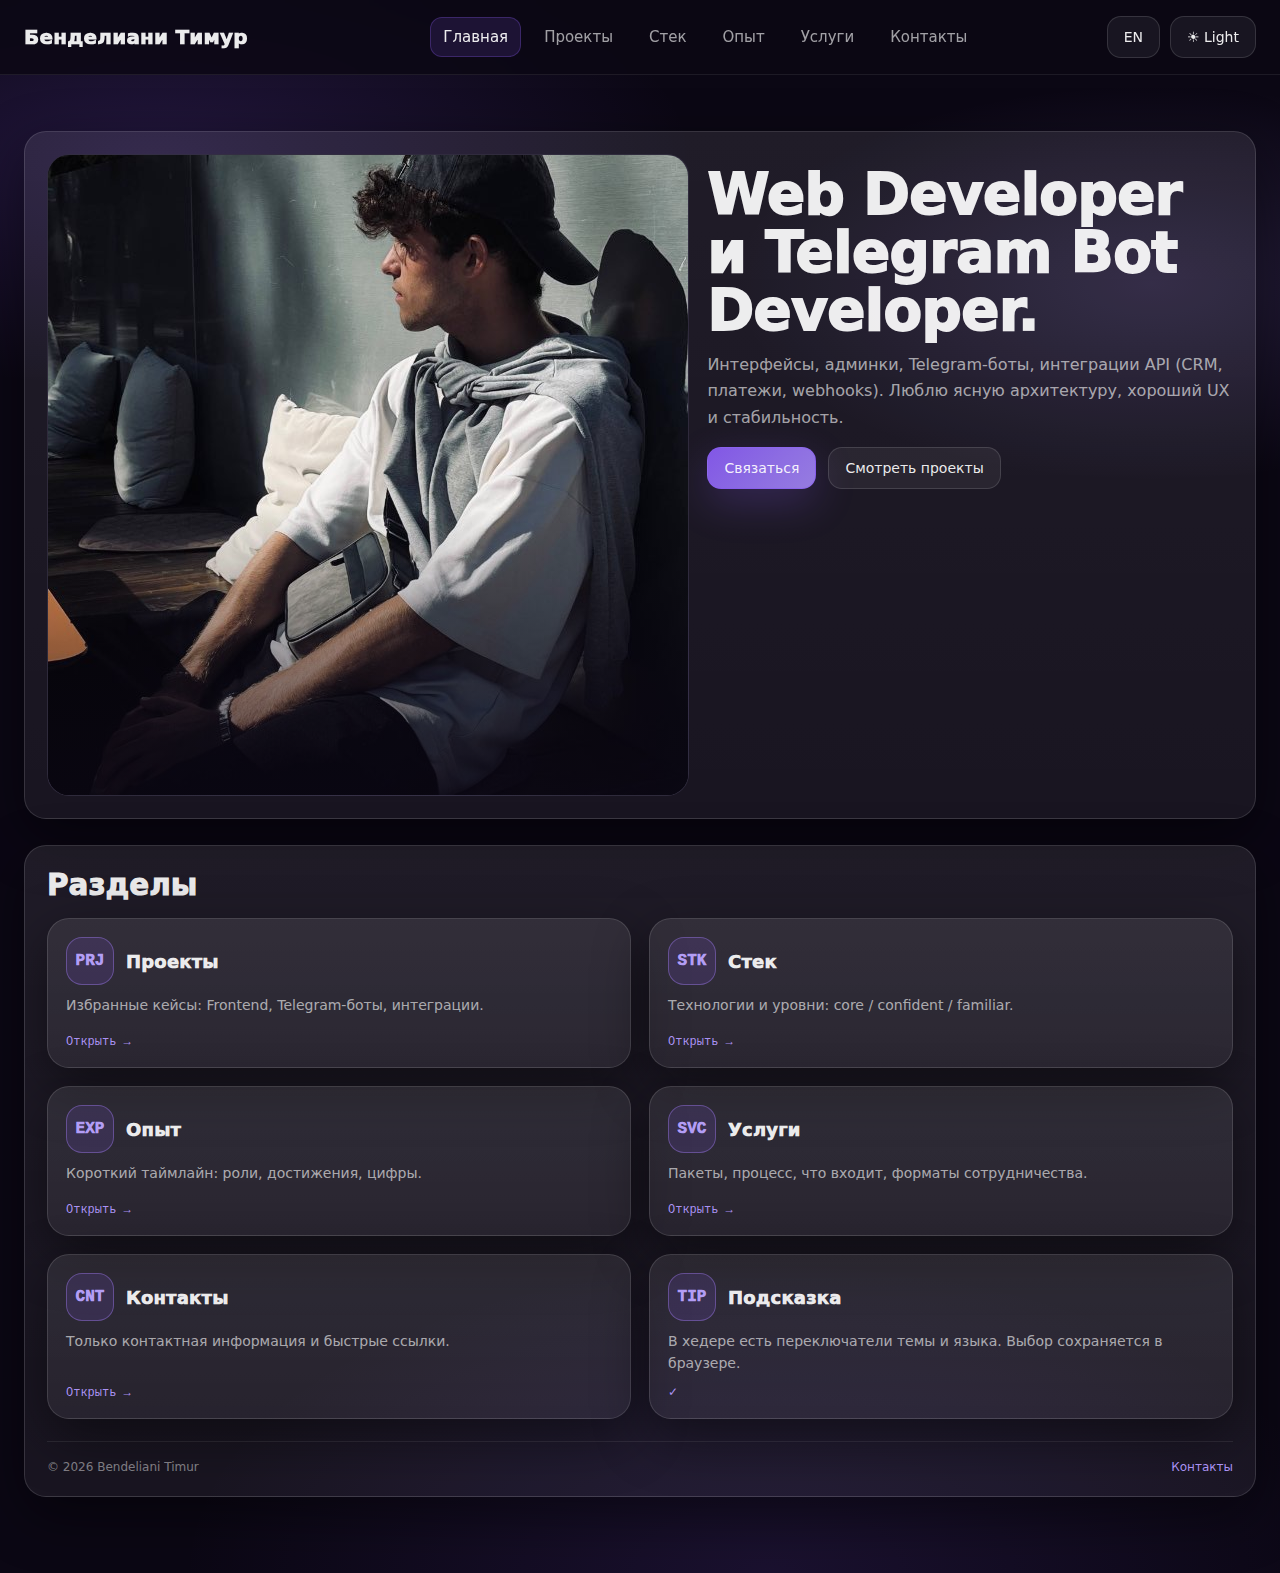
<file: index.html>
<!doctype html>
<html lang="ru" data-lang="ru">
<head>
  <meta charset="utf-8"/>
  <meta name="viewport" content="width=device-width, initial-scale=1"/>
  <title>Тимур Бенделиани · Frontend & Bot Developer</title>
  <meta name="description" content="Визитка разработчика: проекты, стек, опыт, услуги и контакты."/>
  <link rel="stylesheet" href="css/styles.css"/>
</head>
<body>

<header class="header">
  <div class="container">
    <div class="navbar">
      <a class="brand" href="index.html">
        <span class="brand__name">Бенделиани Тимур</span>
      </a>

      <nav class="nav" aria-label="Навигация">
        <a data-nav href="index.html" data-i18n="nav_home">Главная</a>
        <a data-nav href="projects.html" data-i18n="nav_projects">Проекты</a>
        <a data-nav href="stack.html" data-i18n="nav_stack">Стек</a>
        <a data-nav href="experience.html" data-i18n="nav_experience">Опыт</a>
        <a data-nav href="services.html" data-i18n="nav_services">Услуги</a>
        <a data-nav href="contacts.html" data-i18n="nav_contacts">Контакты</a>
      </nav>

      <div class="nav__cta">
        <button class="btn" data-lang-toggle type="button">EN</button>
        <button class="btn" data-theme-toggle type="button">☀ Light</button>
        <button class="icon-btn burger" data-burger aria-label="Menu" aria-expanded="false">☰</button>
      </div>
    </div>

    <div class="mobile" data-mobile>
      <a data-nav href="index.html" data-i18n="nav_home">Главная</a>
      <a data-nav href="projects.html" data-i18n="nav_projects">Проекты</a>
      <a data-nav href="stack.html" data-i18n="nav_stack">Стек</a>
      <a data-nav href="experience.html" data-i18n="nav_experience">Опыт</a>
      <a data-nav href="services.html" data-i18n="nav_services">Услуги</a>
      <a data-nav href="contacts.html" data-i18n="nav_contacts">Контакты</a>
    </div>
  </div>
</header>

<main class="container">

  <section class="section">
    <div class="card pad">
      <div class="vcard">
        <div class="vcard__photo" aria-label="Фото">

          <img src="img/photo_5381806653290183098_c.jpg" alt="Фото" style="width:100%;height:100%;object-fit:cover;">
         

        </div>

        <div>

          <div class="hero-text">
            <div class="h1">Web Developer и Telegram Bot Developer.</div>
            <p class="lead">Интерфейсы, админки, Telegram-боты, интеграции API (CRM, платежи, webhooks). Люблю ясную архитектуру, хороший UX и стабильность.</p>
        </div>


          <div style="display:flex; gap:12px; flex-wrap:wrap; margin-top:16px;">
            <a class="btn btn--accent" href="contacts.html" data-i18n="hero_cta_contact">Связаться</a>
            <a class="btn" href="projects.html" data-i18n="hero_cta_projects">Смотреть проекты</a>
          </div>
        </div>
      </div>
    </div>
  </section>

  <section class="section">
    <div class="card pad">
      <div class="page-head">
        <div>
          <div class="page-title" data-i18n="sections_title">Разделы</div>

        </div>
      </div>

      <div style="height:16px;"></div>

      <div class="big-nav">
        <a class="navcard" href="projects.html">
          <div class="navcard__top">
            <div class="navcard__icon">PRJ</div>
            <div class="navcard__title" data-i18n="card_projects_t">Проекты</div>
          </div>
          <div class="navcard__desc" data-i18n="card_projects_d">Избранные кейсы: Frontend, Telegram-боты, интеграции.</div>
          <div class="navcard__go" data-i18n="open">Открыть →</div>
        </a>

        <a class="navcard" href="stack.html">
          <div class="navcard__top">
            <div class="navcard__icon">STK</div>
            <div class="navcard__title" data-i18n="card_stack_t">Стек</div>
          </div>
          <div class="navcard__desc" data-i18n="card_stack_d">Технологии и уровни: core / confident / familiar.</div>
          <div class="navcard__go" data-i18n="open">Открыть →</div>
        </a>

        <a class="navcard" href="experience.html">
          <div class="navcard__top">
            <div class="navcard__icon">EXP</div>
            <div class="navcard__title" data-i18n="card_exp_t">Опыт</div>
          </div>
          <div class="navcard__desc" data-i18n="card_exp_d">Короткий таймлайн: роли, достижения, цифры.</div>
          <div class="navcard__go" data-i18n="open">Открыть →</div>
        </a>

        <a class="navcard" href="services.html">
          <div class="navcard__top">
            <div class="navcard__icon">SVC</div>
            <div class="navcard__title" data-i18n="card_services_t">Услуги</div>
          </div>
          <div class="navcard__desc" data-i18n="card_services_d">Пакеты, процесс, что входит, форматы сотрудничества.</div>
          <div class="navcard__go" data-i18n="open">Открыть →</div>
        </a>

        <a class="navcard" href="contacts.html">
          <div class="navcard__top">
            <div class="navcard__icon">CNT</div>
            <div class="navcard__title" data-i18n="card_contacts_t">Контакты</div>
          </div>
          <div class="navcard__desc" data-i18n="card_contacts_d">Только контактная информация и быстрые ссылки.</div>
          <div class="navcard__go" data-i18n="open">Открыть →</div>
        </a>

        <div class="navcard" style="cursor:default;">
          <div class="navcard__top">
            <div class="navcard__icon">TIP</div>
            <div class="navcard__title" data-i18n="tip_t">Подсказка</div>
          </div>
          <div class="navcard__desc" data-i18n="tip_d">В хедере есть переключатели темы и языка. Выбор сохраняется в браузере.</div>
          <div class="navcard__go">✓</div>
        </div>
      </div>

      <footer class="footer">
        <div>© <span data-year></span> Bendeliani Timur</div>
        <div><a href="contacts.html" data-i18n="nav_contacts">Контакты</a></div>
      </footer>
    </div>
  </section>

</main>

<script src="js/main.js"></script>
</body>
</html>
</file>
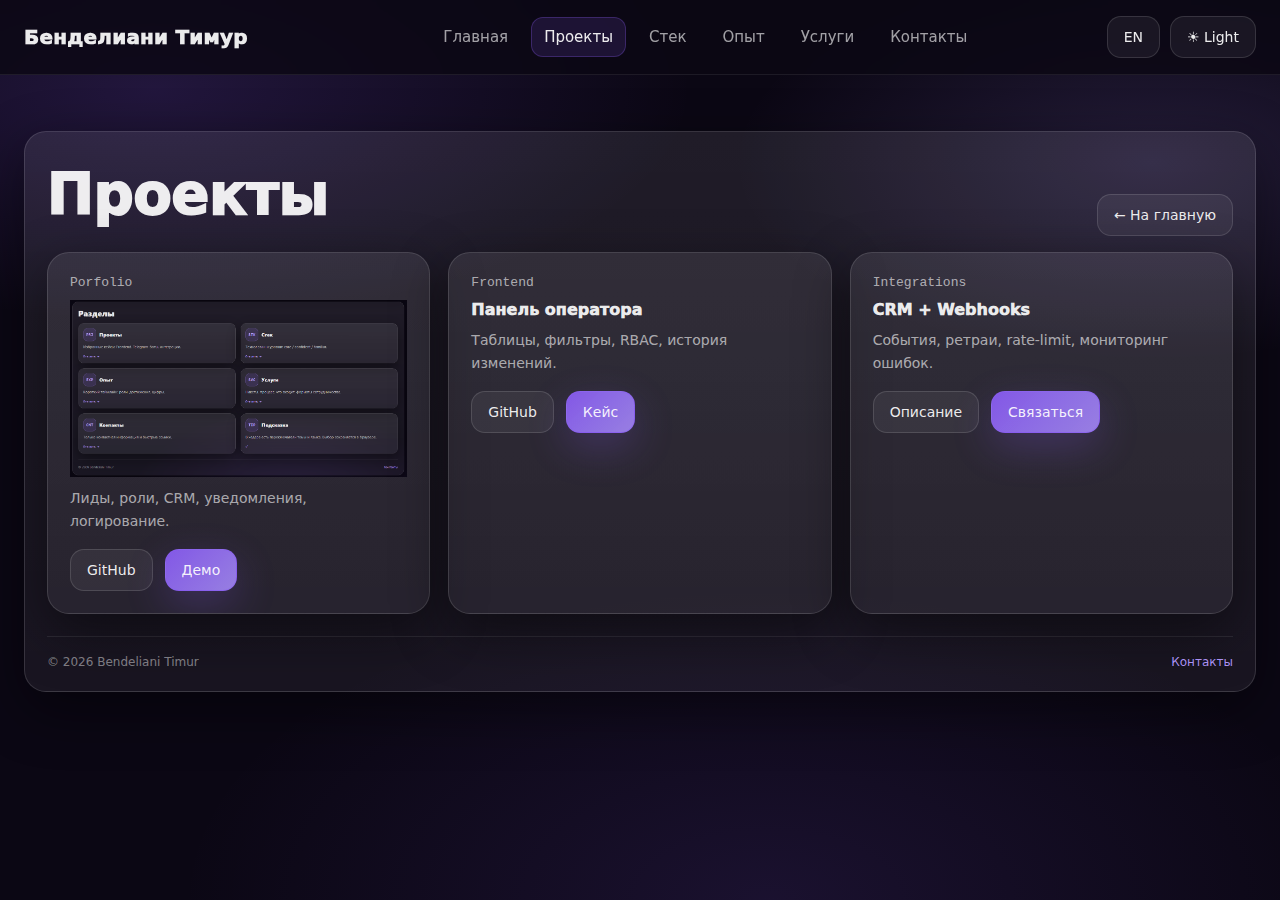
<file: projects.html>
<!doctype html>
<html lang="ru" data-lang="ru">
<head>
  <meta charset="utf-8"/>
  <meta name="viewport" content="width=device-width, initial-scale=1"/>
  <title>Проекты · Бенделиани Тимур</title>
  <link rel="stylesheet" href="css/styles.css"/>
</head>
<body>

<header class="header">
  <div class="container">
    <div class="navbar">
      <a class="brand" href="index.html">
        <span class="brand__name">Бенделиани Тимур</span>
      </a>

      <nav class="nav" aria-label="Навигация">
        <a data-nav href="index.html" data-i18n="nav_home">Главная</a>
        <a data-nav href="projects.html" data-i18n="nav_projects">Проекты</a>
        <a data-nav href="stack.html" data-i18n="nav_stack">Стек</a>
        <a data-nav href="experience.html" data-i18n="nav_experience">Опыт</a>
        <a data-nav href="services.html" data-i18n="nav_services">Услуги</a>
        <a data-nav href="contacts.html" data-i18n="nav_contacts">Контакты</a>
      </nav>

      <div class="nav__cta">
        <button class="btn" data-lang-toggle type="button">EN</button>
        <button class="btn" data-theme-toggle type="button">☀ Light</button>
        <button class="icon-btn burger" data-burger aria-label="Menu" aria-expanded="false">☰</button>
      </div>
    </div>

    <div class="mobile" data-mobile>
      <a data-nav href="index.html" data-i18n="nav_home">Главная</a>
      <a data-nav href="projects.html" data-i18n="nav_projects">Проекты</a>
      <a data-nav href="stack.html" data-i18n="nav_stack">Стек</a>
      <a data-nav href="experience.html" data-i18n="nav_experience">Опыт</a>
      <a data-nav href="services.html" data-i18n="nav_services">Услуги</a>
      <a data-nav href="contacts.html" data-i18n="nav_contacts">Контакты</a>
    </div>
  </div>
</header>

<main class="container">
  <section class="section">
    <div class="card pad">
      <div class="page-head">
        <div>
          <div class="h1" data-i18n="projects_title">Проекты</div>
        </div>
        <a class="btn" href="index.html" data-i18n="back_home">← На главную</a>
      </div>

      <div style="height:16px;"></div>

      <div class="grid grid-3">
        <div class="card pad">
          <div class="kicker">Porfolio</div>
          <div style="font-weight:980; margin-top:10px;"></div>
          <div><img src="img/image.png" alt=""></div>
          <div class="lead" style="font-size:14px; margin-top:10px;" data-i18n="projects_c1_d">
            Лиды, роли, CRM, уведомления, логирование.
          </div>
          <div style="display:flex; gap:12px; flex-wrap:wrap;">
            <a class="btn" href="https://github.com/KORACON/Portfolio" target="_blank" rel="noreferrer" data-i18n="projects_c1_a1">GitHub</a>
            <a class="btn btn--accent" href="https://koracon.github.io/Portfolio/" data-i18n="projects_c1_a2">Демо</a>
          </div>
        </div>

        <div class="card pad">
          <div class="kicker" data-i18n="projects_c2_k">Frontend</div>
          <div style="font-weight:980; margin-top:10px;" data-i18n="projects_c2_t">Панель оператора</div>
          <div class="lead" style="font-size:14px; margin-top:10px;" data-i18n="projects_c2_d">
            Таблицы, фильтры, RBAC, история изменений.
          </div>
          <div style="display:flex; gap:12px; flex-wrap:wrap;">
            <a class="btn" href="https://github.com/KORACON" target="_blank" rel="noreferrer" data-i18n="projects_c2_a1">GitHub</a>
            <a class="btn btn--accent" href="contacts.html" data-i18n="projects_c2_a2">Кейс</a>
          </div>
        </div>

        <div class="card pad">
          <div class="kicker" data-i18n="projects_c3_k">Integrations</div>
          <div style="font-weight:980; margin-top:10px;" data-i18n="projects_c3_t">CRM + Webhooks</div>
          <div class="lead" style="font-size:14px; margin-top:10px;" data-i18n="projects_c3_d">
            События, ретраи, rate-limit, мониторинг ошибок.
          </div>
          <div style="display:flex; gap:12px; flex-wrap:wrap;">
            <a class="btn" href="contacts.html" data-i18n="projects_c3_a1">Описание</a>
            <a class="btn btn--accent" href="contacts.html" data-i18n="projects_c3_a2">Связаться</a>
          </div>
        </div>
      </div>

      <footer class="footer">
        <div>© <span data-year></span> Bendeliani Timur</div>
        <div><a href="contacts.html" data-i18n="nav_contacts">Контакты</a></div>
      </footer>
    </div>
  </section>
</main>

<script src="js/main.js"></script>
</body>
</html>
</file>
<file: css/styles.css>
:root{
  /* Desktop scaling */
  --max: 1240px;               /* шире контейнер на ПК */
  --pad: 22px;                 /* общие отступы в карточках */
  --gap: 18px;

  /* Typography scale (bigger on desktop) */
  --h1: clamp(38px, 4.4vw, 64px);
  --h2: clamp(22px, 2.3vw, 30px);
  --p: 16px;

  /* Dark theme (default) */
  --bg: #0b0714;
  --bg2: #0f0a1f;
  --card: rgba(255,255,255,0.06);
  --card2: rgba(255,255,255,0.085);
  --border: rgba(255,255,255,0.13);
  --text: rgba(255,255,255,0.92);
  --muted: rgba(255,255,255,0.62);
  --muted2: rgba(255,255,255,0.45);
  --accent: #8b5cf6;
  --accent2:#a78bfa;
  --shadow: 0 18px 55px rgba(0,0,0,0.45);
  --radius: 18px;
  --radius2: 22px;

  --mono: ui-monospace, SFMono-Regular, Menlo, Monaco, Consolas, "Liberation Mono", "Courier New", monospace;
  --sans: ui-sans-serif, system-ui, -apple-system, Segoe UI, Roboto, Helvetica, Arial, "Apple Color Emoji","Segoe UI Emoji";
}

/* Light theme (blue-white + black text) */
html[data-theme="light"]{
  --bg: #f7fbff;
  --bg2: #eef7ff;
  --card: rgba(0,0,0,0.04);
  --card2: rgba(0,0,0,0.06);
  --border: rgba(0,0,0,0.12);
  --text: rgba(0,0,0,0.92);
  --muted: rgba(0,0,0,0.62);
  --muted2: rgba(0,0,0,0.45);
  --accent: #1e88ff;
  --accent2:#5bb2ff;
  --shadow: 0 18px 55px rgba(0,0,0,0.10);
}

*{ box-sizing:border-box; }
html{ scroll-behavior:smooth; }
body{
  margin:0;
  font-family: var(--sans);
  color: var(--text);
  background:
    radial-gradient(980px 420px at 12% 10%, color-mix(in srgb, var(--accent) 18%, transparent), transparent 55%),
    radial-gradient(760px 360px at 90% 18%, color-mix(in srgb, var(--accent2) 16%, transparent), transparent 55%),
    radial-gradient(980px 520px at 60% 100%, color-mix(in srgb, var(--accent) 12%, transparent), transparent 60%),
    var(--bg);
  min-height:100vh;
}
a{ color:inherit; text-decoration:none; }
img{ max-width:100%; display:block; }
button{ font:inherit; }
::selection{ background: color-mix(in srgb, var(--accent) 30%, transparent); }

.container{
  width: min(var(--max), calc(100% - 48px));
  margin: 0 auto;
}

/* Header */
.header{
  position: sticky;
  top: 0;
  z-index: 40;
  backdrop-filter: blur(10px);
  background: color-mix(in srgb, var(--bg) 82%, transparent);
  border-bottom: 1px solid color-mix(in srgb, var(--border) 60%, transparent);
}
.navbar{
  display:flex;
  align-items:center;
  justify-content:space-between;
  padding: 16px 0;
  gap: 14px;
}
.brand{
  display:flex;
  align-items:baseline;
  gap: 12px;
  min-width: 280px;
}
.brand__name{
  font-size: 20px;
  font-weight: 950;
  letter-spacing: 0.2px;
}
.brand__role{
  font-size: 13px;
  color: var(--muted);
  font-family: var(--mono);
}
.nav{
  display:flex;
  align-items:center;
  gap: 10px;
}
.nav a{
  color: var(--muted);
  font-size: 15px;
  padding: 10px 12px;
  border-radius: 12px;
  border: 1px solid transparent;
  transition: transform .15s ease, background .15s ease, color .15s ease, border-color .15s ease;
}
.nav a:hover{
  color: var(--text);
  background: color-mix(in srgb, var(--card2) 85%, transparent);
  border-color: color-mix(in srgb, var(--border) 80%, transparent);
  transform: translateY(-1px);
}
.nav a.active{
  color: var(--text);
  background: color-mix(in srgb, var(--accent) 14%, transparent);
  border-color: color-mix(in srgb, var(--accent) 28%, transparent);
}
.nav__cta{ display:flex; align-items:center; gap: 10px; }

/* Buttons */
.btn, .icon-btn{
  display:inline-flex;
  align-items:center;
  justify-content:center;
  gap: 10px;
  border-radius: 14px;
  border: 1px solid var(--border);
  background: var(--card);
  color: var(--text);
  cursor:pointer;
  transition: transform .15s ease, background .15s ease, border-color .15s ease;
  user-select:none;
}
.btn{
  padding: 12px 16px;
  font-size: 14px;
}
.btn:hover, .icon-btn:hover{
  transform: translateY(-1px);
  background: var(--card2);
  border-color: color-mix(in srgb, var(--border) 95%, transparent);
}
.btn--accent{
  background: linear-gradient(135deg,
    color-mix(in srgb, var(--accent) 92%, transparent),
    color-mix(in srgb, var(--accent2) 88%, transparent)
  );
  border-color: color-mix(in srgb, var(--accent) 55%, transparent);
  box-shadow: 0 14px 40px color-mix(in srgb, var(--accent) 24%, transparent);
}
.btn--accent:hover{ border-color: color-mix(in srgb, var(--accent2) 68%, transparent); }

.icon-btn{
  width: 44px;
  height: 44px;
}

.burger{ display:none; }

/* Mobile */
.mobile{ display:none; padding: 0 0 16px 0; }
.mobile.open{ display:block; }
.mobile a{
  display:block;
  padding: 12px 12px;
  color: var(--muted);
  border-radius: 14px;
  border: 1px solid var(--border);
  background: var(--card);
  margin-top: 10px;
}
.mobile a:hover{ color: var(--text); background: var(--card2); }

/* Layout */
main{ padding: 30px 0 76px; }
.section{ margin-top: 26px; }

.grid{ display:grid; gap: var(--gap); }
.grid-2{ grid-template-columns: 1.25fr 0.75fr; }
.grid-3{ grid-template-columns: repeat(3, 1fr); }

.card{
  background: linear-gradient(180deg, var(--card2), var(--card));
  border: 1px solid var(--border);
  border-radius: var(--radius2);
  box-shadow: var(--shadow);
  overflow:hidden;
}
.pad{ padding: var(--pad); }
.card:hover{ border-color: color-mix(in srgb, var(--accent2) 30%, var(--border)); }

.kicker{ font-family: var(--mono); color: var(--muted); font-size: 13px; }
.h1{
  font-size: var(--h1);
  font-weight: 980;
  line-height: 1.03;
  letter-spacing: -0.6px;
  margin: 12px 0 12px;
}
.lead{
  color: var(--muted);
  font-size: var(--p);
  line-height: 1.65;
  margin: 0 0 16px;
}

/* Business card hero */
.vcard{
  display:grid;
  grid-template-columns: 1.1fr 0.9fr;
  gap: var(--gap);
  align-items: stretch;
}
.vcard__photo{
  border-radius: var(--radius2);
  border: 1px solid var(--border);
  background:
    radial-gradient(560px 280px at 50% 18%, color-mix(in srgb, var(--accent2) 18%, transparent), transparent 60%),
    radial-gradient(440px 240px at 18% 82%, color-mix(in srgb, var(--accent) 14%, transparent), transparent 55%),
    color-mix(in srgb, var(--bg2) 88%, transparent);
  min-height: 420px;
  position: relative;
  overflow:hidden;
}
.vcard__photo::after{
  content:"";
  position:absolute; inset:0;
  background: linear-gradient(180deg, transparent 55%, color-mix(in srgb, var(--bg) 75%, transparent));
  pointer-events:none;
}
.vcard__photoTag{
  position:absolute;
  left: 18px; bottom: 18px;
  padding: 10px 12px;
  border-radius: 999px;
  border: 1px solid var(--border);
  background: color-mix(in srgb, var(--card2) 85%, transparent);
  font-family: var(--mono);
  color: var(--muted);
  font-size: 12px;
}

/* Big navigation cards */
.big-nav{
  display:grid;
  grid-template-columns: repeat(2, 1fr);
  gap: var(--gap);
}
.navcard{
  display:flex;
  flex-direction:column;
  gap: 10px;
  padding: 18px;
  border-radius: var(--radius2);
  border: 1px solid var(--border);
  background: linear-gradient(180deg, var(--card2), var(--card));
  box-shadow: var(--shadow);
  transition: transform .15s ease, border-color .15s ease, background .15s ease;
  min-height: 150px;
}
.navcard:hover{
  transform: translateY(-2px);
  border-color: color-mix(in srgb, var(--accent2) 36%, var(--border));
  background: linear-gradient(180deg, color-mix(in srgb, var(--card2) 110%, transparent), var(--card));
}
.navcard__top{
  display:flex;
  align-items:center;
  gap: 12px;
}
.navcard__icon{
  width: 48px; height: 48px;
  border-radius: 16px;
  border: 1px solid color-mix(in srgb, var(--accent) 32%, var(--border));
  background: color-mix(in srgb, var(--accent) 14%, transparent);
  display:grid;
  place-items:center;
  font-weight: 950;
  font-family: var(--mono);
  color: color-mix(in srgb, var(--accent2) 80%, var(--text));
}
.navcard__title{
  font-weight: 980;
  font-size: 18px;
  letter-spacing: 0.2px;
}
.navcard__desc{
  color: var(--muted);
  font-size: 14px;
  line-height: 1.55;
}
.navcard__go{
  margin-top:auto;
  color: color-mix(in srgb, var(--accent2) 90%, var(--text));
  font-family: var(--mono);
  font-size: 12px;
}

.page-head{
  display:flex;
  align-items:flex-end;
  justify-content:space-between;
  gap: 14px;
}
.page-title{
  font-size: var(--h2);
  font-weight: 980;
}
.page-sub{
  color: var(--muted);
  font-size: 14px;
}

.footer{
  margin-top: 22px;
  padding-top: 18px;
  border-top: 1px solid color-mix(in srgb, var(--border) 70%, transparent);
  color: var(--muted2);
  font-size: 12px;
  display:flex;
  justify-content:space-between;
  gap: 12px;
  flex-wrap:wrap;
}
.footer a{ color: color-mix(in srgb, var(--accent2) 90%, var(--text)); }

@media (max-width: 980px){
  :root{ --max: 1120px; }
  .grid-2{ grid-template-columns: 1fr; }
  .vcard{ grid-template-columns: 1fr; }
  .vcard__photo{ min-height: 340px; }
}
@media (max-width: 760px){
  .nav{ display:none; }
  .burger{ display:inline-flex; }
  .big-nav{ grid-template-columns: 1fr; }
  main{ padding-top: 18px; }
  .container{ width: min(var(--max), calc(100% - 34px)); }
}
</file>
